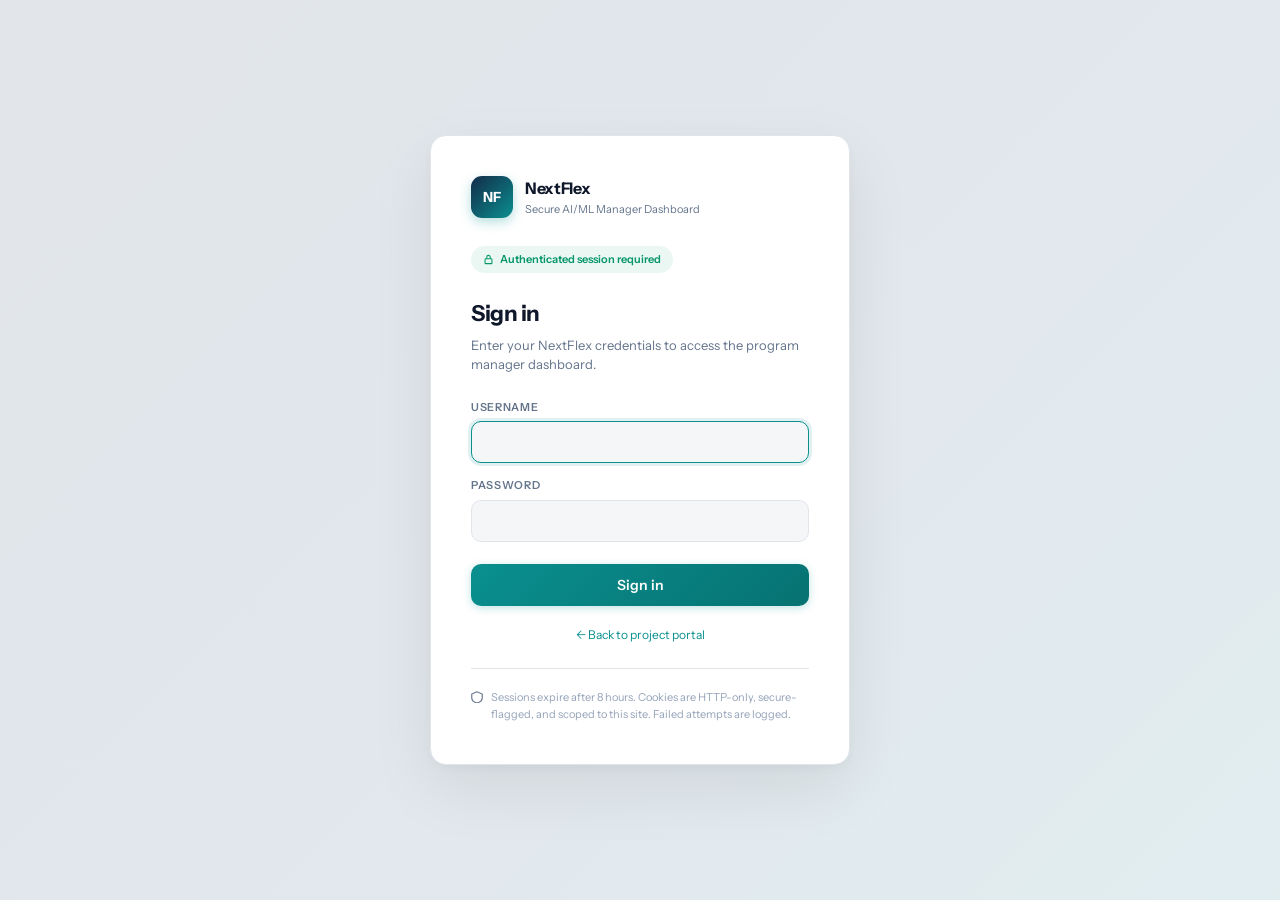
<file: static/login.html>
<!DOCTYPE html>
<html lang="en">
<head>
<meta charset="UTF-8">
<meta name="viewport" content="width=device-width, initial-scale=1.0">
<title>Sign in · NextFlex Manager Dashboard</title>
<link href="https://fonts.googleapis.com/css2?family=Instrument+Sans:wght@400;500;600;700&family=JetBrains+Mono:wght@400;500&display=swap" rel="stylesheet">
<style>
*{box-sizing:border-box;margin:0;padding:0}
:root{
  --bg:#f4f6f8; --card:#fff; --border:#e1e5ea;
  --navy:#132B4A; --teal:#0A8F8F; --teal-dark:#077272;
  --text:#0f172a; --muted:#64748b; --subtle:#94a3b8;
  --red:#dc2626; --green:#059669;
}
@media(prefers-color-scheme:dark){:root{
  --bg:#0c0e14; --card:#151820; --border:#232830;
  --text:#e2e8f0; --muted:#7d8694; --subtle:#535c6a;
}}
body{
  font-family:'Instrument Sans',system-ui,sans-serif;
  background:var(--bg); color:var(--text); min-height:100vh;
  display:flex; align-items:center; justify-content:center;
  padding:20px; line-height:1.5; -webkit-font-smoothing:antialiased;
}

.login-bg{
  position:fixed; inset:0; z-index:-1;
  background:linear-gradient(135deg, #132B4A 0%, #1a3d6a 50%, #0A8F8F 100%);
  opacity:.08;
}
@media(prefers-color-scheme:dark){.login-bg{opacity:.18}}

.login-card{
  background:var(--card); border:1px solid var(--border);
  border-radius:16px; padding:40px; max-width:420px; width:100%;
  box-shadow:0 24px 64px rgba(0,0,0,.08), 0 4px 12px rgba(0,0,0,.04);
}
@media(prefers-color-scheme:dark){
  .login-card{box-shadow:0 24px 64px rgba(0,0,0,.4), 0 4px 12px rgba(0,0,0,.2)}
}

.brand{
  display:flex; align-items:center; gap:12px;
  margin-bottom:28px;
}
.brand-mark{
  width:42px; height:42px; border-radius:11px;
  background:linear-gradient(135deg, var(--navy), var(--teal));
  color:#fff; display:flex; align-items:center; justify-content:center;
  font-weight:700; font-size:14px;
  box-shadow:0 4px 12px rgba(10,143,143,.3);
}
.brand-text h1{font-size:16px; font-weight:700; letter-spacing:-.02em}
.brand-text p{font-size:11px; color:var(--muted); margin-top:1px}

.lock-row{
  display:inline-flex; align-items:center; gap:6px;
  font-size:11px; color:var(--green); font-weight:600;
  background:rgba(5,150,105,.08); padding:5px 12px; border-radius:20px;
  margin-bottom:24px;
}

h2{font-size:22px; font-weight:700; letter-spacing:-.02em; margin-bottom:6px}
.subtitle{font-size:13px; color:var(--muted); margin-bottom:24px}

.form-row{margin-bottom:14px}
label{
  display:block; font-size:11px; font-weight:600;
  color:var(--muted); text-transform:uppercase; letter-spacing:.06em;
  margin-bottom:6px;
}
input[type=text], input[type=password]{
  width:100%; padding:11px 14px;
  font-family:inherit; font-size:14px;
  border:1px solid var(--border); border-radius:10px;
  background:var(--bg); color:var(--text); transition:all .15s;
}
input:focus{
  outline:none; border-color:var(--teal);
  box-shadow:0 0 0 3px rgba(10,143,143,.12);
}

.btn{
  width:100%; padding:12px; margin-top:8px;
  background:linear-gradient(135deg, var(--teal), var(--teal-dark));
  color:#fff; border:none; border-radius:10px;
  font-family:inherit; font-size:14px; font-weight:600;
  cursor:pointer; transition:all .15s;
  box-shadow:0 2px 8px rgba(10,143,143,.25);
}
.btn:hover{transform:translateY(-1px); box-shadow:0 4px 16px rgba(10,143,143,.35)}
.btn:active{transform:translateY(0)}
.btn:disabled{opacity:.6; cursor:not-allowed; transform:none}

.error{
  background:rgba(220,38,38,.08); border:1px solid rgba(220,38,38,.2);
  color:var(--red); font-size:12px; padding:10px 14px;
  border-radius:8px; margin-bottom:14px; display:none;
}
.error.show{display:block; animation:shake .35s ease}
@keyframes shake{0%,100%{transform:none}25%{transform:translateX(-4px)}75%{transform:translateX(4px)}}

.footer-link{
  text-align:center; margin-top:20px;
  font-size:12px; color:var(--muted);
}
.footer-link a{color:var(--teal); text-decoration:none}
.footer-link a:hover{text-decoration:underline}

.security-note{
  font-size:11px; color:var(--subtle); margin-top:24px;
  padding-top:20px; border-top:1px solid var(--border);
  display:flex; align-items:flex-start; gap:8px; line-height:1.6;
}
.security-note svg{flex-shrink:0; margin-top:2px; color:var(--muted)}
</style>
</head>
<body>
<div class="login-bg"></div>

<div class="login-card">
  <div class="brand">
    <div class="brand-mark">NF</div>
    <div class="brand-text">
      <h1>NextFlex</h1>
      <p>Secure AI/ML Manager Dashboard</p>
    </div>
  </div>

  <div class="lock-row">
    <svg width="11" height="11" viewBox="0 0 16 16" fill="none">
      <path d="M12 7H4a1 1 0 0 0-1 1v5a1 1 0 0 0 1 1h8a1 1 0 0 0 1-1V8a1 1 0 0 0-1-1Z" stroke="currentColor" stroke-width="1.5"/>
      <path d="M5.5 7V4.5a2.5 2.5 0 0 1 5 0V7" stroke="currentColor" stroke-width="1.5"/>
    </svg>
    Authenticated session required
  </div>

  <h2>Sign in</h2>
  <p class="subtitle">Enter your NextFlex credentials to access the program manager dashboard.</p>

  <div class="error" id="errorBox">Invalid username or password.</div>

  <form id="loginForm">
    <div class="form-row">
      <label for="username">Username</label>
      <input type="text" id="username" name="username" autocomplete="username" required autofocus />
    </div>
    <div class="form-row">
      <label for="password">Password</label>
      <input type="password" id="password" name="password" autocomplete="current-password" required />
    </div>
    <button type="submit" class="btn" id="submitBtn">Sign in</button>
  </form>

  <div class="footer-link">
    <a href="/">← Back to project portal</a>
  </div>

  <div class="security-note">
    <svg width="12" height="12" viewBox="0 0 16 16" fill="none"><path d="M8 1L1 4v5c0 4 3 6 7 7 4-1 7-3 7-7V4L8 1Z" stroke="currentColor" stroke-width="1.5"/></svg>
    <span>Sessions expire after 8 hours. Cookies are HTTP-only, secure-flagged, and scoped to this site. Failed attempts are logged.</span>
  </div>
</div>

<script>
const form = document.getElementById('loginForm');
const errorBox = document.getElementById('errorBox');
const submitBtn = document.getElementById('submitBtn');

form.addEventListener('submit', async (e) => {
  e.preventDefault();
  errorBox.classList.remove('show');
  submitBtn.disabled = true;
  submitBtn.textContent = 'Signing in…';

  const fd = new FormData(form);
  try {
    const res = await fetch('/api/auth/login', {
      method: 'POST',
      body: fd,
    });
    if (!res.ok) {
      const err = await res.json().catch(() => ({}));
      throw new Error(err.detail || 'Login failed');
    }
    // Success — redirect to the protected dashboard
    window.location.href = '/';
  } catch (err) {
    errorBox.textContent = err.message === 'invalid_credentials'
      ? 'Invalid username or password.'
      : 'Sign-in failed. Please try again.';
    errorBox.classList.add('show');
    submitBtn.disabled = false;
    submitBtn.textContent = 'Sign in';
    document.getElementById('password').value = '';
    document.getElementById('password').focus();
  }
});
</script>
</body>
</html>
</file>
